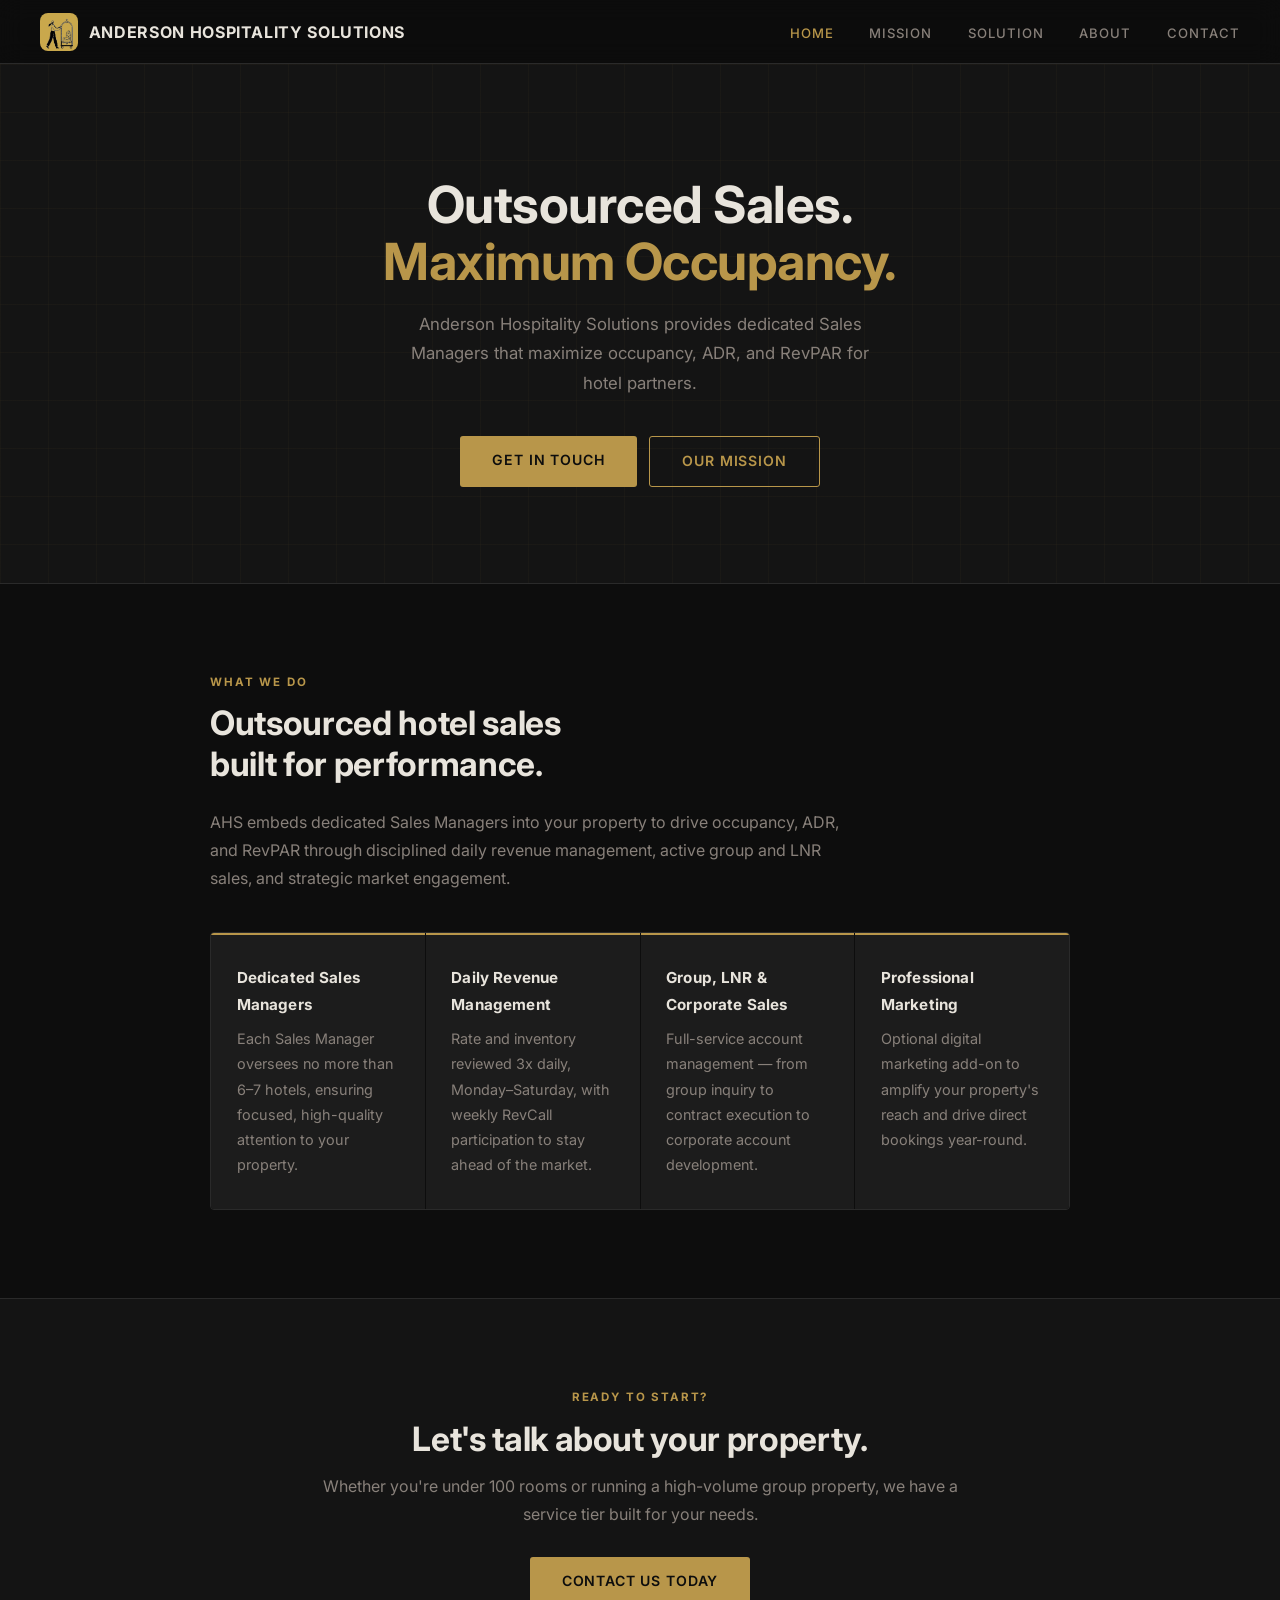
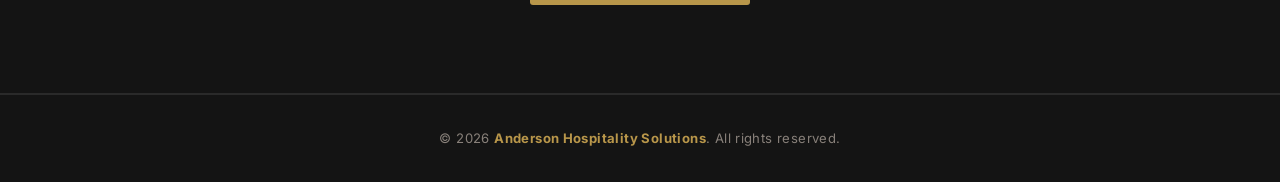
<file: index.html>
<!DOCTYPE html>
<html lang="en">
<head>
  <meta charset="UTF-8" />
  <meta name="viewport" content="width=device-width, initial-scale=1.0" />
  <title>Anderson Hospitality Solutions — Hotel Sales</title>
  <link rel="preconnect" href="https://fonts.googleapis.com" />
  <link rel="preconnect" href="https://fonts.gstatic.com" crossorigin />
  <link href="https://fonts.googleapis.com/css2?family=Inter:wght@400;500;600;700&display=swap" rel="stylesheet" />
  <link rel="stylesheet" href="style.css" />
</head>
<body>

  <nav>
    <a href="index.html" class="nav-brand">
      <img src="ahs-logo-gold.png" alt="AHS" style="height:38px;width:auto;border-radius:8px;" /> Anderson Hospitality Solutions
    </a>
    <ul class="nav-links">
      <li><a href="index.html" class="active">Home</a></li>
      <li><a href="mission.html">Mission</a></li>
      <li><a href="solution.html">Solution</a></li><li><a href="about.html">About</a></li>
      <li><a href="contact.html">Contact</a></li>
    </ul>
  </nav>

  <!-- Hero -->
  <section class="hero">
    <h1>Outsourced Sales.<br /><em>Maximum Occupancy.</em></h1>
    <p>Anderson Hospitality Solutions provides dedicated Sales Managers that maximize occupancy, ADR, and RevPAR for hotel partners.</p>
    <div style="display:flex;flex-wrap:wrap;gap:.75rem;justify-content:center;">
      <a href="contact.html" class="btn btn-gold">Get in Touch</a>
      <a href="mission.html" class="btn btn-outline">Our Mission</a>
    </div>
  </section>

  <!-- Value props -->
  <section class="section">
    <div class="container">
      <div class="section-label">What We Do</div>
      <h2>Outsourced hotel sales<br />built for performance.</h2>
      <p>AHS embeds dedicated Sales Managers into your property to drive occupancy, ADR, and RevPAR through disciplined daily revenue management, active group and LNR sales, and strategic market engagement.</p>

      <div class="pillars">
        <div class="pillar">
          <h3>Dedicated Sales Managers</h3>
          <p>Each Sales Manager oversees no more than 6–7 hotels, ensuring focused, high-quality attention to your property.</p>
        </div>
        <div class="pillar">
          <h3>Daily Revenue Management</h3>
          <p>Rate and inventory reviewed 3x daily, Monday–Saturday, with weekly RevCall participation to stay ahead of the market.</p>
        </div>
        <div class="pillar">
          <h3>Group, LNR &amp; Corporate Sales</h3>
          <p>Full-service account management — from group inquiry to contract execution to corporate account development.</p>
        </div>
        <div class="pillar">
          <h3>Professional Marketing</h3>
          <p>Optional digital marketing add-on to amplify your property's reach and drive direct bookings year-round.</p>
        </div>
      </div>
    </div>
  </section>

  <!-- CTA strip -->
  <section class="section section-alt">
    <div class="container" style="text-align:center;">
      <div class="section-label">Ready to start?</div>
      <h2 style="margin-bottom:.8rem;">Let's talk about your property.</h2>
      <p style="margin:0 auto 1.8rem;">Whether you're under 100 rooms or running a high-volume group property, we have a service tier built for your needs.</p>
      <a href="contact.html" class="btn btn-gold">Contact Us Today</a>
    </div>
  </section>

  <footer>
    <p>&copy; 2026 <strong>Anderson Hospitality Solutions</strong>. All rights reserved.</p>
  </footer>

</body>
</html>
</file>
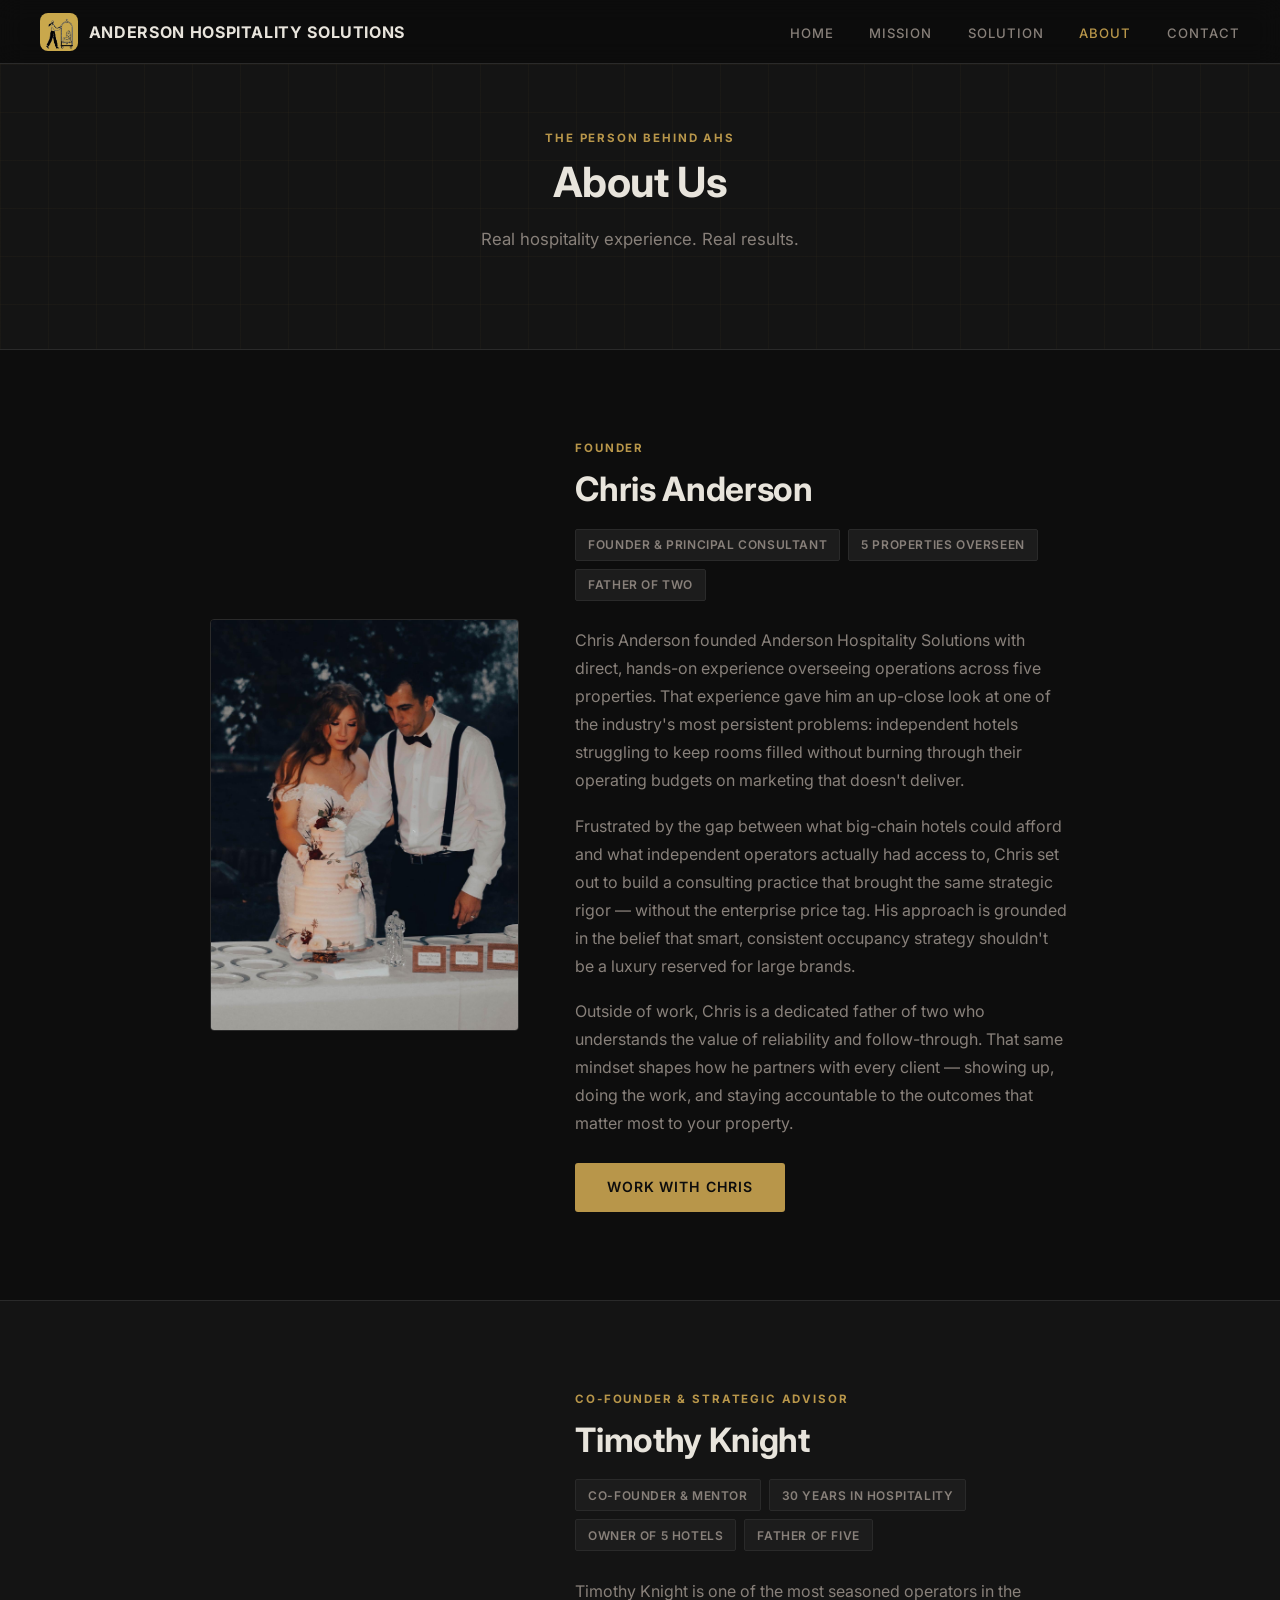
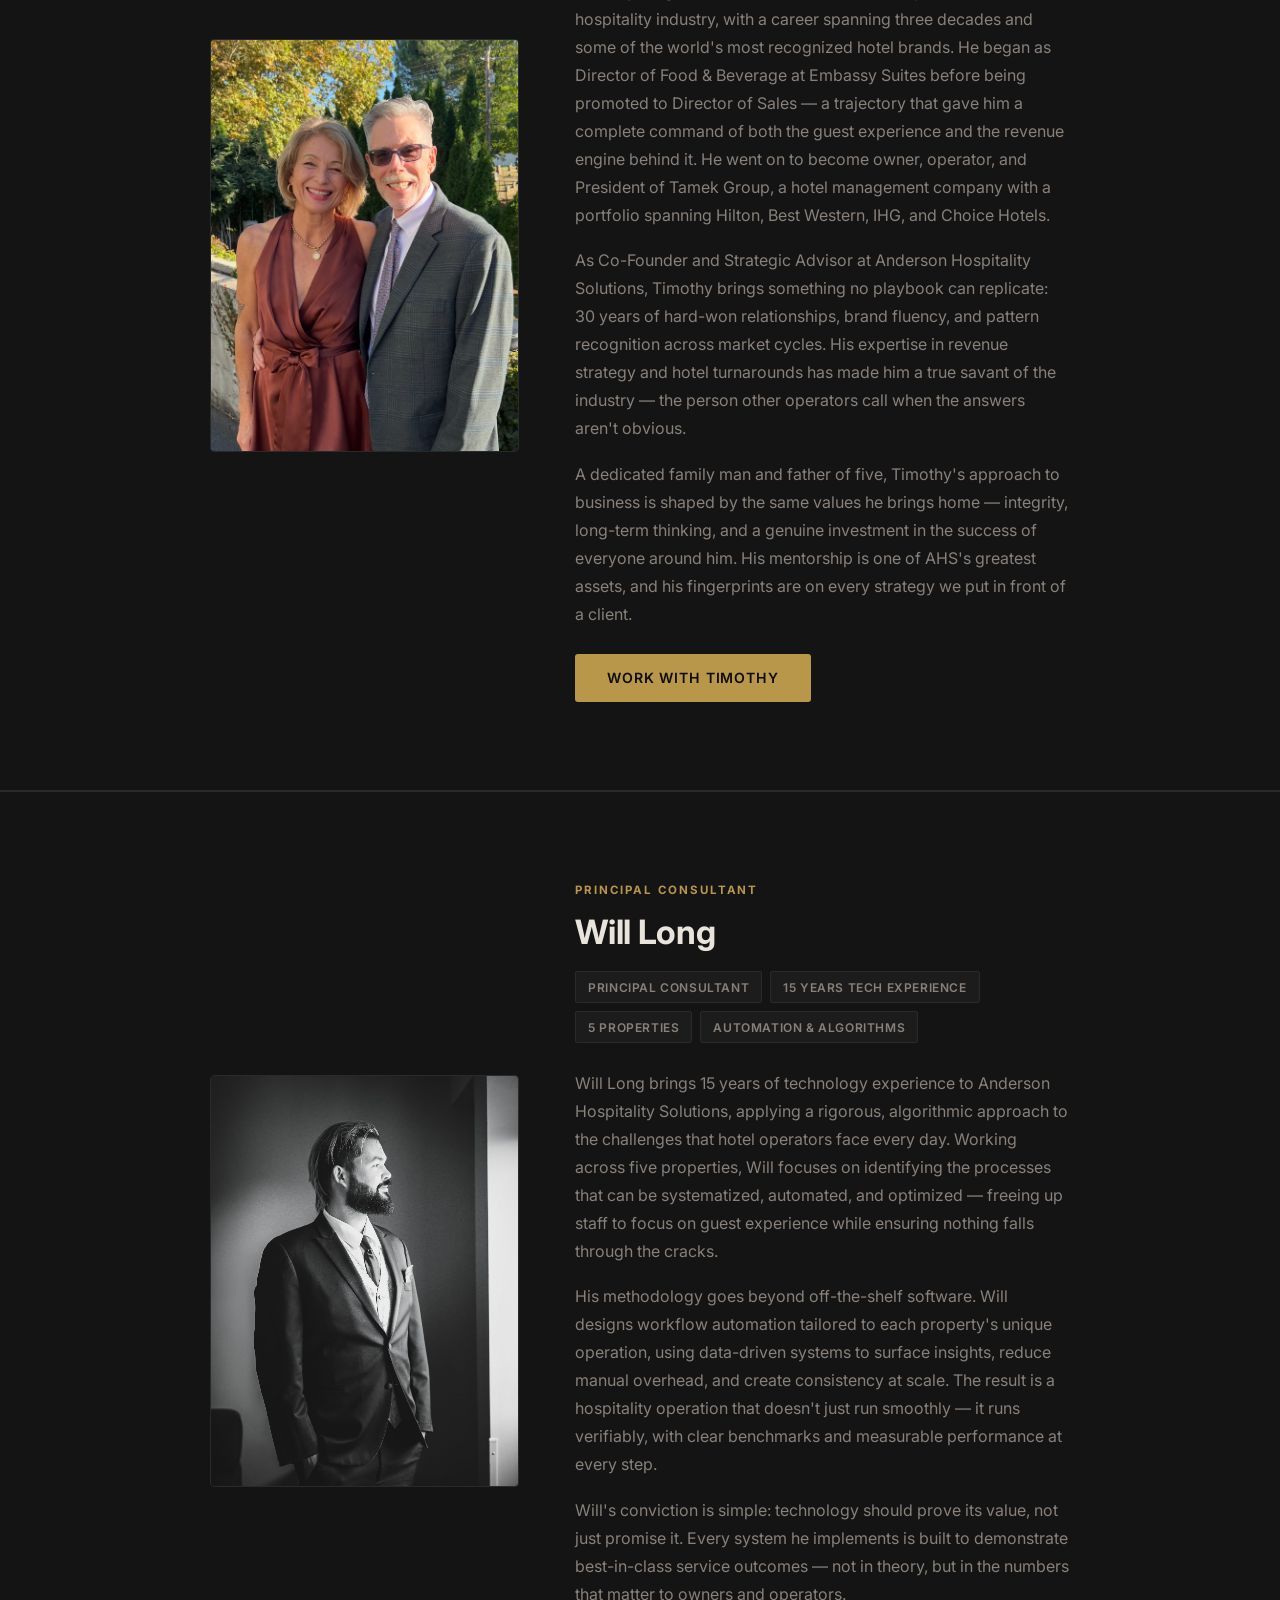
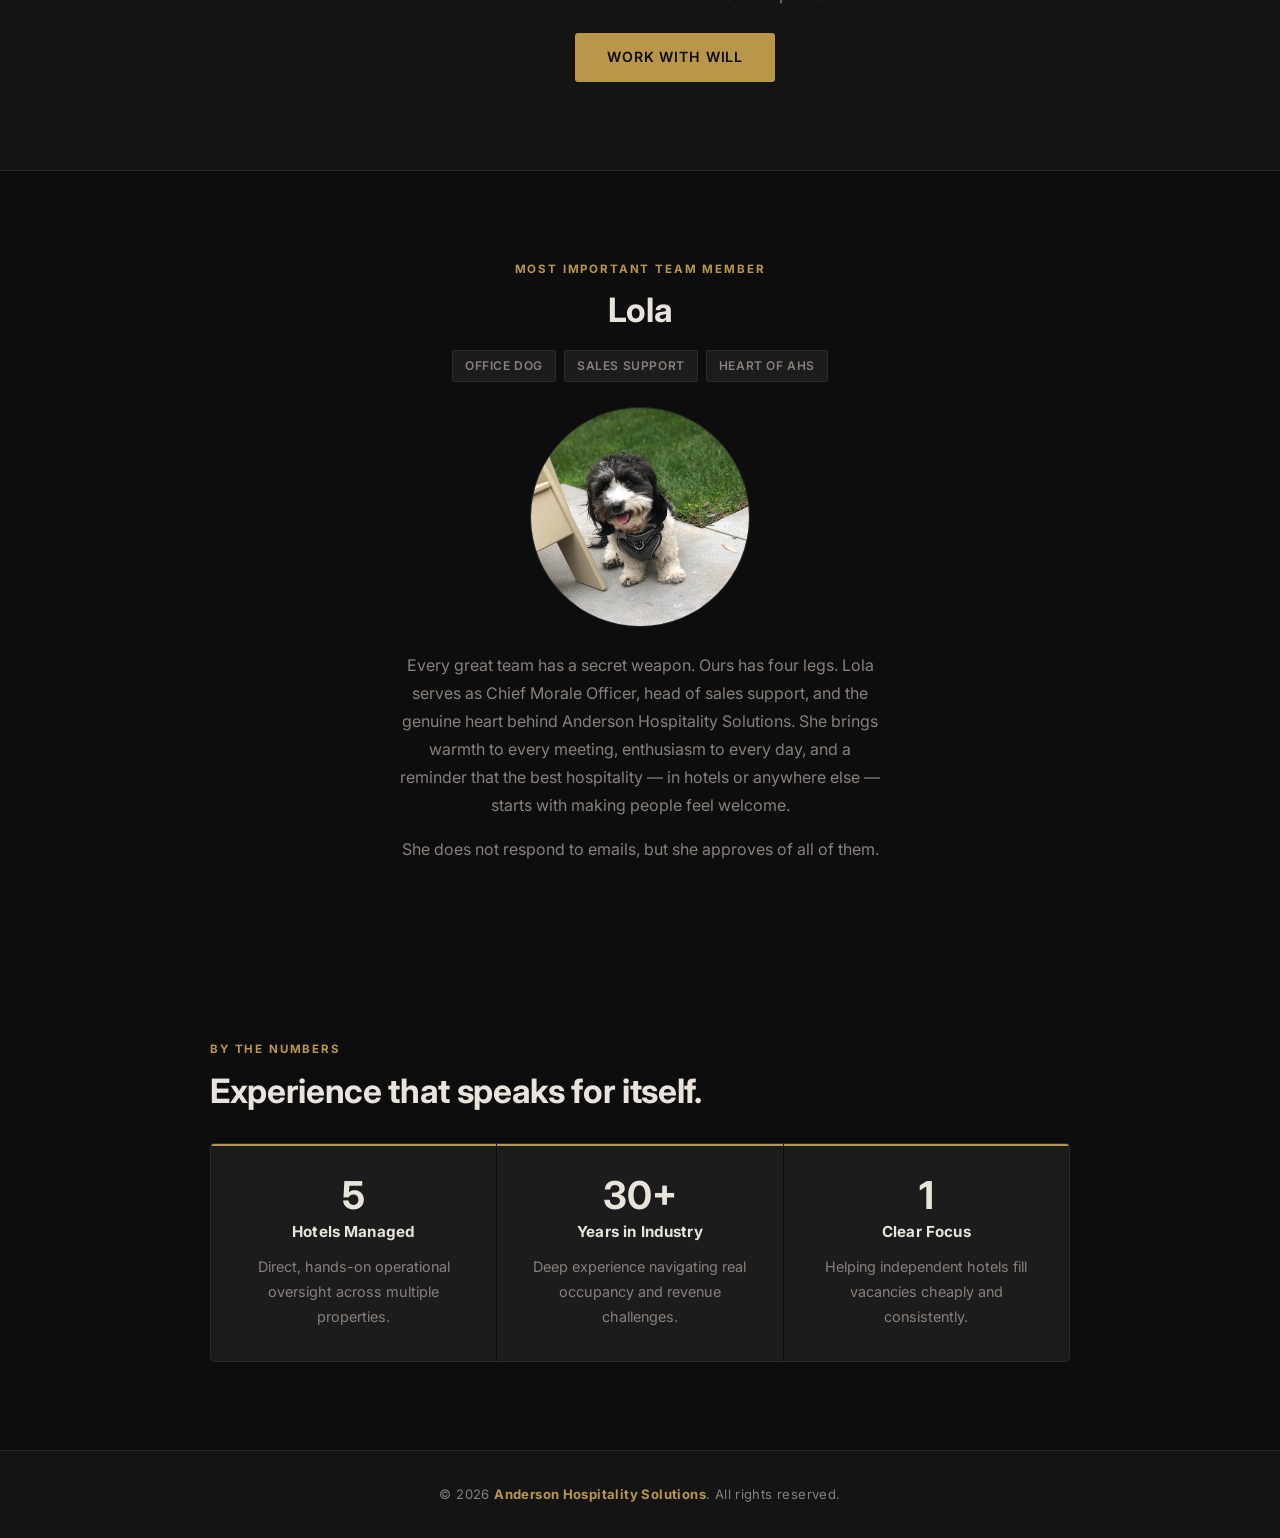
<file: about.html>
<!DOCTYPE html>
<html lang="en">
<head>
  <meta charset="UTF-8" />
  <meta name="viewport" content="width=device-width, initial-scale=1.0" />
  <title>About Us — Anderson Hospitality Solutions</title>
  <link rel="preconnect" href="https://fonts.googleapis.com" />
  <link rel="preconnect" href="https://fonts.gstatic.com" crossorigin />
  <link href="https://fonts.googleapis.com/css2?family=Inter:wght@400;500;600;700&display=swap" rel="stylesheet" />
  <link rel="stylesheet" href="style.css" />
</head>
<body>

  <nav>
    <a href="index.html" class="nav-brand">
      <img src="ahs-logo-gold.png" alt="AHS" style="height:38px;width:auto;border-radius:8px;" /> Anderson Hospitality Solutions
    </a>
    <ul class="nav-links">
      <li><a href="index.html">Home</a></li>
      <li><a href="mission.html">Mission</a></li>
      <li><a href="solution.html">Solution</a></li>
      <li><a href="about.html" class="active">About</a></li>
      <li><a href="contact.html">Contact</a></li>
    </ul>
  </nav>

  <!-- Page hero -->
  <section class="hero" style="padding: 4rem 2rem 3.5rem;">
    <div class="section-label" style="color: var(--gold);">The Person Behind AHS</div>
    <h1 style="font-size: clamp(1.8rem, 4vw, 2.6rem);">About Us</h1>
    <p>Real hospitality experience. Real results.</p>
  </section>

  <!-- Bio section -->
  <section class="section">
    <div class="container">
      <div class="about-grid">

        <img src="chris-anderson.jpg" alt="Chris Anderson" style="width:100%;aspect-ratio:3/4;object-fit:cover;object-position:center top;border-radius:4px;border:1px solid var(--border);" />

        <div>
          <div class="section-label">Founder</div>
          <h2 style="margin-bottom:.5rem;">Chris Anderson</h2>

          <div class="about-meta">
            <span class="tag">Founder &amp; Principal Consultant</span>
<span class="tag">5 Properties Overseen</span>
            <span class="tag">Father of Two</span>
          </div>

          <p>
            Chris Anderson founded Anderson Hospitality Solutions with direct, hands-on experience overseeing operations across five properties. That experience gave him an up-close look at one of the industry's most persistent problems: independent hotels struggling to keep rooms filled without burning through their operating budgets on marketing that doesn't deliver.
          </p>
          <p>
            Frustrated by the gap between what big-chain hotels could afford and what independent operators actually had access to, Chris set out to build a consulting practice that brought the same strategic rigor — without the enterprise price tag. His approach is grounded in the belief that smart, consistent occupancy strategy shouldn't be a luxury reserved for large brands.
          </p>
          <p>
            Outside of work, Chris is a dedicated father of two who understands the value of reliability and follow-through. That same mindset shapes how he partners with every client — showing up, doing the work, and staying accountable to the outcomes that matter most to your property.
          </p>

          <a href="contact.html" class="btn btn-gold" style="margin-top:.5rem;">Work With Chris</a>
        </div>

      </div>
    </div>
  </section>

  <!-- Timothy Knight -->
  <section class="section section-alt">
    <div class="container">
      <div class="about-grid">

        <img src="timothy-knight.png" alt="Timothy Knight" style="width:100%;aspect-ratio:3/4;object-fit:cover;object-position:center 40%;border-radius:4px;border:1px solid var(--border);" />

        <div>
          <div class="section-label">Co-Founder &amp; Strategic Advisor</div>
          <h2 style="margin-bottom:.5rem;">Timothy Knight</h2>

          <div class="about-meta">
            <span class="tag">Co-Founder &amp; Mentor</span>
            <span class="tag">30 Years in Hospitality</span>
            <span class="tag">Owner of 5 Hotels</span>
            <span class="tag">Father of Five</span>
          </div>

          <p>
            Timothy Knight is one of the most seasoned operators in the hospitality industry, with a career spanning three decades and some of the world's most recognized hotel brands. He began as Director of Food &amp; Beverage at Embassy Suites before being promoted to Director of Sales — a trajectory that gave him a complete command of both the guest experience and the revenue engine behind it. He went on to become owner, operator, and President of Tamek Group, a hotel management company with a portfolio spanning Hilton, Best Western, IHG, and Choice Hotels.
          </p>
          <p>
            As Co-Founder and Strategic Advisor at Anderson Hospitality Solutions, Timothy brings something no playbook can replicate: 30 years of hard-won relationships, brand fluency, and pattern recognition across market cycles. His expertise in revenue strategy and hotel turnarounds has made him a true savant of the industry — the person other operators call when the answers aren't obvious.
          </p>
          <p>
            A dedicated family man and father of five, Timothy's approach to business is shaped by the same values he brings home — integrity, long-term thinking, and a genuine investment in the success of everyone around him. His mentorship is one of AHS's greatest assets, and his fingerprints are on every strategy we put in front of a client.
          </p>

          <a href="contact.html" class="btn btn-gold" style="margin-top:.5rem;">Work With Timothy</a>
        </div>

      </div>
    </div>
  </section>

  <!-- Will Long -->
  <section class="section section-alt">
    <div class="container">
      <div class="about-grid">

        <img src="will-long.jpg" alt="Will Long" style="width:100%;aspect-ratio:3/4;object-fit:cover;object-position:center 40%;border-radius:4px;border:1px solid var(--border);" />

        <div>
          <div class="section-label">Principal Consultant</div>
          <h2 style="margin-bottom:.5rem;">Will Long</h2>

          <div class="about-meta">
            <span class="tag">Principal Consultant</span>
            <span class="tag">15 Years Tech Experience</span>
            <span class="tag">5 Properties</span>
            <span class="tag">Automation & Algorithms</span>
          </div>

          <p>
            Will Long brings 15 years of technology experience to Anderson Hospitality Solutions, applying a rigorous, algorithmic approach to the challenges that hotel operators face every day. Working across five properties, Will focuses on identifying the processes that can be systematized, automated, and optimized — freeing up staff to focus on guest experience while ensuring nothing falls through the cracks.
          </p>
          <p>
            His methodology goes beyond off-the-shelf software. Will designs workflow automation tailored to each property's unique operation, using data-driven systems to surface insights, reduce manual overhead, and create consistency at scale. The result is a hospitality operation that doesn't just run smoothly — it runs verifiably, with clear benchmarks and measurable performance at every step.
          </p>
          <p>
            Will's conviction is simple: technology should prove its value, not just promise it. Every system he implements is built to demonstrate best-in-class service outcomes — not in theory, but in the numbers that matter to owners and operators.
          </p>

          <a href="contact.html" class="btn btn-gold" style="margin-top:.5rem;">Work With Will</a>
        </div>

      </div>
    </div>
  </section>

  <!-- Lola -->
  <section class="section">
    <div class="container">
      <div style="text-align:center; max-width:560px; margin:0 auto;">
        <div class="section-label">Most Important Team Member</div>
        <h2 style="margin-bottom:.5rem;">Lola</h2>
        <div class="about-meta" style="justify-content:center;">
          <span class="tag">Office Dog</span>
          <span class="tag">Sales Support</span>
          <span class="tag">Heart of AHS</span>
        </div>
        <img src="lola.jpg" alt="Lola" style="width:220px;height:220px;border-radius:50%;object-fit:cover;object-position:center;border:1px solid var(--border);margin:1.5rem auto;display:block;" />
        <p style="max-width:480px; margin:0 auto 1rem;">
          Every great team has a secret weapon. Ours has four legs. Lola serves as Chief Morale Officer, head of sales support, and the genuine heart behind Anderson Hospitality Solutions. She brings warmth to every meeting, enthusiasm to every day, and a reminder that the best hospitality — in hotels or anywhere else — starts with making people feel welcome.
        </p>
        <p style="max-width:480px; margin:0 auto;">
          She does not respond to emails, but she approves of all of them.
        </p>
      </div>
    </div>
  </section>

  <!-- By the numbers -->
  <section class="section">
    <div class="container">
      <div class="section-label">By the Numbers</div>
      <h2>Experience that speaks for itself.</h2>
      <div class="pillars" style="margin-top:2rem;">
        <div class="pillar" style="text-align:center;">
          <div style="font-size:2.4rem;font-weight:700;color:var(--navy);line-height:1;">5</div>
          <h3 style="margin-top:.3rem;">Hotels Managed</h3>
          <p>Direct, hands-on operational oversight across multiple properties.</p>
        </div>
        <div class="pillar" style="text-align:center;">
          <div style="font-size:2.4rem;font-weight:700;color:var(--navy);line-height:1;">30+</div>
          <h3 style="margin-top:.3rem;">Years in Industry</h3>
          <p>Deep experience navigating real occupancy and revenue challenges.</p>
        </div>
        <div class="pillar" style="text-align:center;">
          <div style="font-size:2.4rem;font-weight:700;color:var(--navy);line-height:1;">1</div>
          <h3 style="margin-top:.3rem;">Clear Focus</h3>
          <p>Helping independent hotels fill vacancies cheaply and consistently.</p>
        </div>
      </div>
    </div>
  </section>

  <footer>
    <p>&copy; 2026 <strong>Anderson Hospitality Solutions</strong>. All rights reserved.</p>
  </footer>

</body>
</html>
</file>
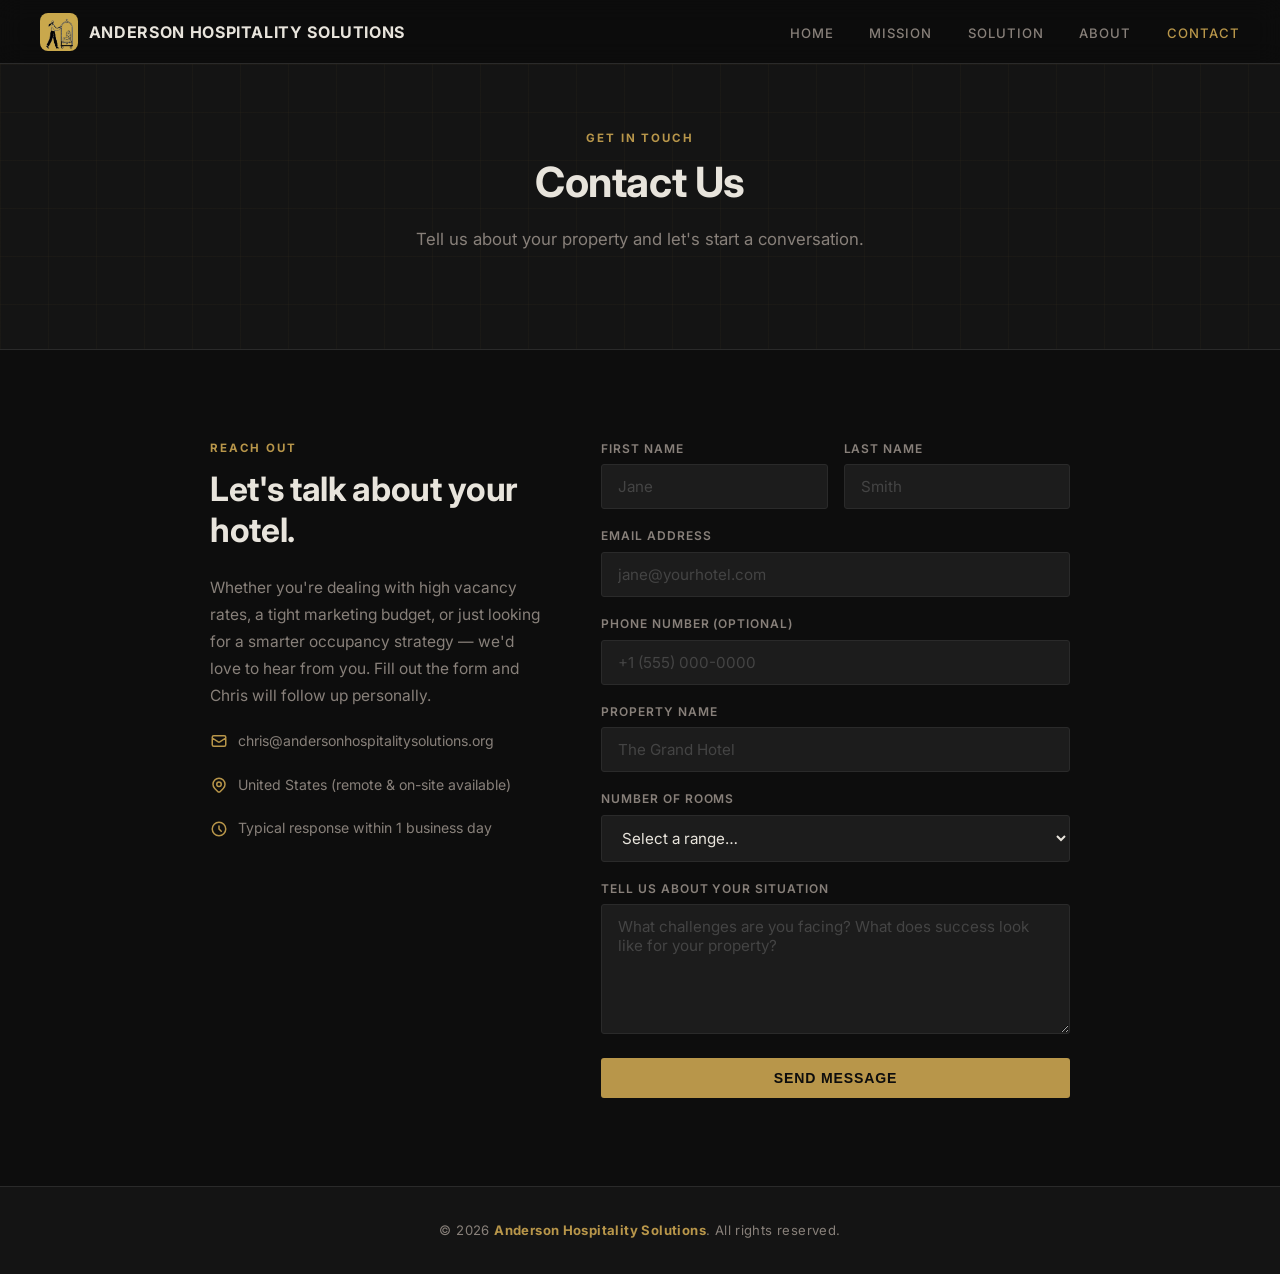
<file: contact.html>
<!DOCTYPE html>
<html lang="en">
<head>
  <meta charset="UTF-8" />
  <meta name="viewport" content="width=device-width, initial-scale=1.0" />
  <title>Contact — Anderson Hospitality Solutions</title>
  <link rel="preconnect" href="https://fonts.googleapis.com" />
  <link rel="preconnect" href="https://fonts.gstatic.com" crossorigin />
  <link href="https://fonts.googleapis.com/css2?family=Inter:wght@400;500;600;700&display=swap" rel="stylesheet" />
  <link rel="stylesheet" href="style.css" />
</head>
<body>

  <nav>
    <a href="index.html" class="nav-brand">
      <img src="ahs-logo-gold.png" alt="AHS" style="height:38px;width:auto;border-radius:8px;" /> Anderson Hospitality Solutions
    </a>
    <ul class="nav-links">
      <li><a href="index.html">Home</a></li>
      <li><a href="mission.html">Mission</a></li>
      <li><a href="solution.html">Solution</a></li><li><a href="about.html">About</a></li>
      <li><a href="contact.html" class="active">Contact</a></li>
    </ul>
  </nav>

  <!-- Page hero -->
  <section class="hero" style="padding: 4rem 2rem 3.5rem;">
    <div class="section-label" style="color: var(--gold);">Get In Touch</div>
    <h1 style="font-size: clamp(1.8rem, 4vw, 2.6rem);">Contact Us</h1>
    <p>Tell us about your property and let's start a conversation.</p>
  </section>

  <!-- Contact body -->
  <section class="section">
    <div class="container">
      <div class="contact-wrap">

        <!-- Left: info -->
        <div class="contact-info">
          <div class="section-label">Reach Out</div>
          <h2>Let's talk about your hotel.</h2>
          <p>
            Whether you're dealing with high vacancy rates, a tight marketing budget, or just looking for a smarter occupancy strategy — we'd love to hear from you. Fill out the form and Chris will follow up personally.
          </p>

          <div class="contact-detail">
            <svg xmlns="http://www.w3.org/2000/svg" width="18" height="18" fill="none" viewBox="0 0 24 24" stroke="currentColor" stroke-width="2">
              <path stroke-linecap="round" stroke-linejoin="round" d="M3 8l7.89 5.26a2 2 0 002.22 0L21 8M5 19h14a2 2 0 002-2V7a2 2 0 00-2-2H5a2 2 0 00-2 2v10a2 2 0 002 2z"/>
            </svg>
            chris@andersonhospitalitysolutions.org
          </div>

          <div class="contact-detail">
            <svg xmlns="http://www.w3.org/2000/svg" width="18" height="18" fill="none" viewBox="0 0 24 24" stroke="currentColor" stroke-width="2">
              <path stroke-linecap="round" stroke-linejoin="round" d="M17.657 16.657L13.414 20.9a1.998 1.998 0 01-2.827 0l-4.244-4.243a8 8 0 1111.314 0z"/>
              <path stroke-linecap="round" stroke-linejoin="round" d="M15 11a3 3 0 11-6 0 3 3 0 016 0z"/>
            </svg>
            United States (remote &amp; on-site available)
          </div>

          <div class="contact-detail">
            <svg xmlns="http://www.w3.org/2000/svg" width="18" height="18" fill="none" viewBox="0 0 24 24" stroke="currentColor" stroke-width="2">
              <path stroke-linecap="round" stroke-linejoin="round" d="M12 8v4l3 3m6-3a9 9 0 11-18 0 9 9 0 0118 0z"/>
            </svg>
            Typical response within 1 business day
          </div>
        </div>

        <!-- Right: form -->
        <div>
          <!--
            SETUP REQUIRED: Replace "xgoblaoy" below with your Formspree form ID.
            Steps:
              1. Go to https://formspree.io and sign up (free).
              2. Create a new form and set the email to drmrlong@gmail.com.
              3. Copy the form ID (looks like "xpwzabcd") and paste it in the action URL below.
                 e.g. action="https://formspree.io/f/xpwzabcd"
          -->
          <form
            id="contact-form"
            action="https://formspree.io/f/xgoblaoy"
            method="POST"
          >
            <!-- Redirect back to this page after submit -->
            <input type="hidden" name="_next" value="contact.html?success=true" />

            <div class="form-row">
              <div>
                <label for="first_name">First Name</label>
                <input type="text" id="first_name" name="first_name" placeholder="Jane" required />
              </div>
              <div>
                <label for="last_name">Last Name</label>
                <input type="text" id="last_name" name="last_name" placeholder="Smith" required />
              </div>
            </div>

            <div>
              <label for="email">Email Address</label>
              <input type="email" id="email" name="email" placeholder="jane@yourhotel.com" required />
            </div>

            <div>
              <label for="phone">Phone Number (optional)</label>
              <input type="tel" id="phone" name="phone" placeholder="+1 (555) 000-0000" />
            </div>

            <div>
              <label for="property">Property Name</label>
              <input type="text" id="property" name="property" placeholder="The Grand Hotel" required />
            </div>

            <div>
              <label for="rooms">Number of Rooms</label>
              <select id="rooms" name="rooms">
                <option value="">Select a range…</option>
                <option>1–25 rooms</option>
                <option>26–50 rooms</option>
                <option>51–100 rooms</option>
                <option>101–200 rooms</option>
                <option>200+ rooms</option>
              </select>
            </div>

            <div>
              <label for="message">Tell us about your situation</label>
              <textarea id="message" name="message" placeholder="What challenges are you facing? What does success look like for your property?" required></textarea>
            </div>

            <button type="submit" class="btn btn-gold" style="width:100%;justify-content:center;">Send Message</button>
          </form>

          <div class="form-success" id="form-success">
            Thanks for reaching out! Chris will be in touch within one business day.
          </div>
        </div>

      </div>
    </div>
  </section>

  <footer>
    <p>&copy; 2026 <strong>Anderson Hospitality Solutions</strong>. All rights reserved.</p>
  </footer>

  <script>
    // Show success message if redirected back after Formspree submit
    if (window.location.search.includes('success=true')) {
      document.getElementById('contact-form').style.display = 'none';
      const msg = document.getElementById('form-success');
      msg.style.display = 'block';
    }
  </script>

</body>
</html>
</file>
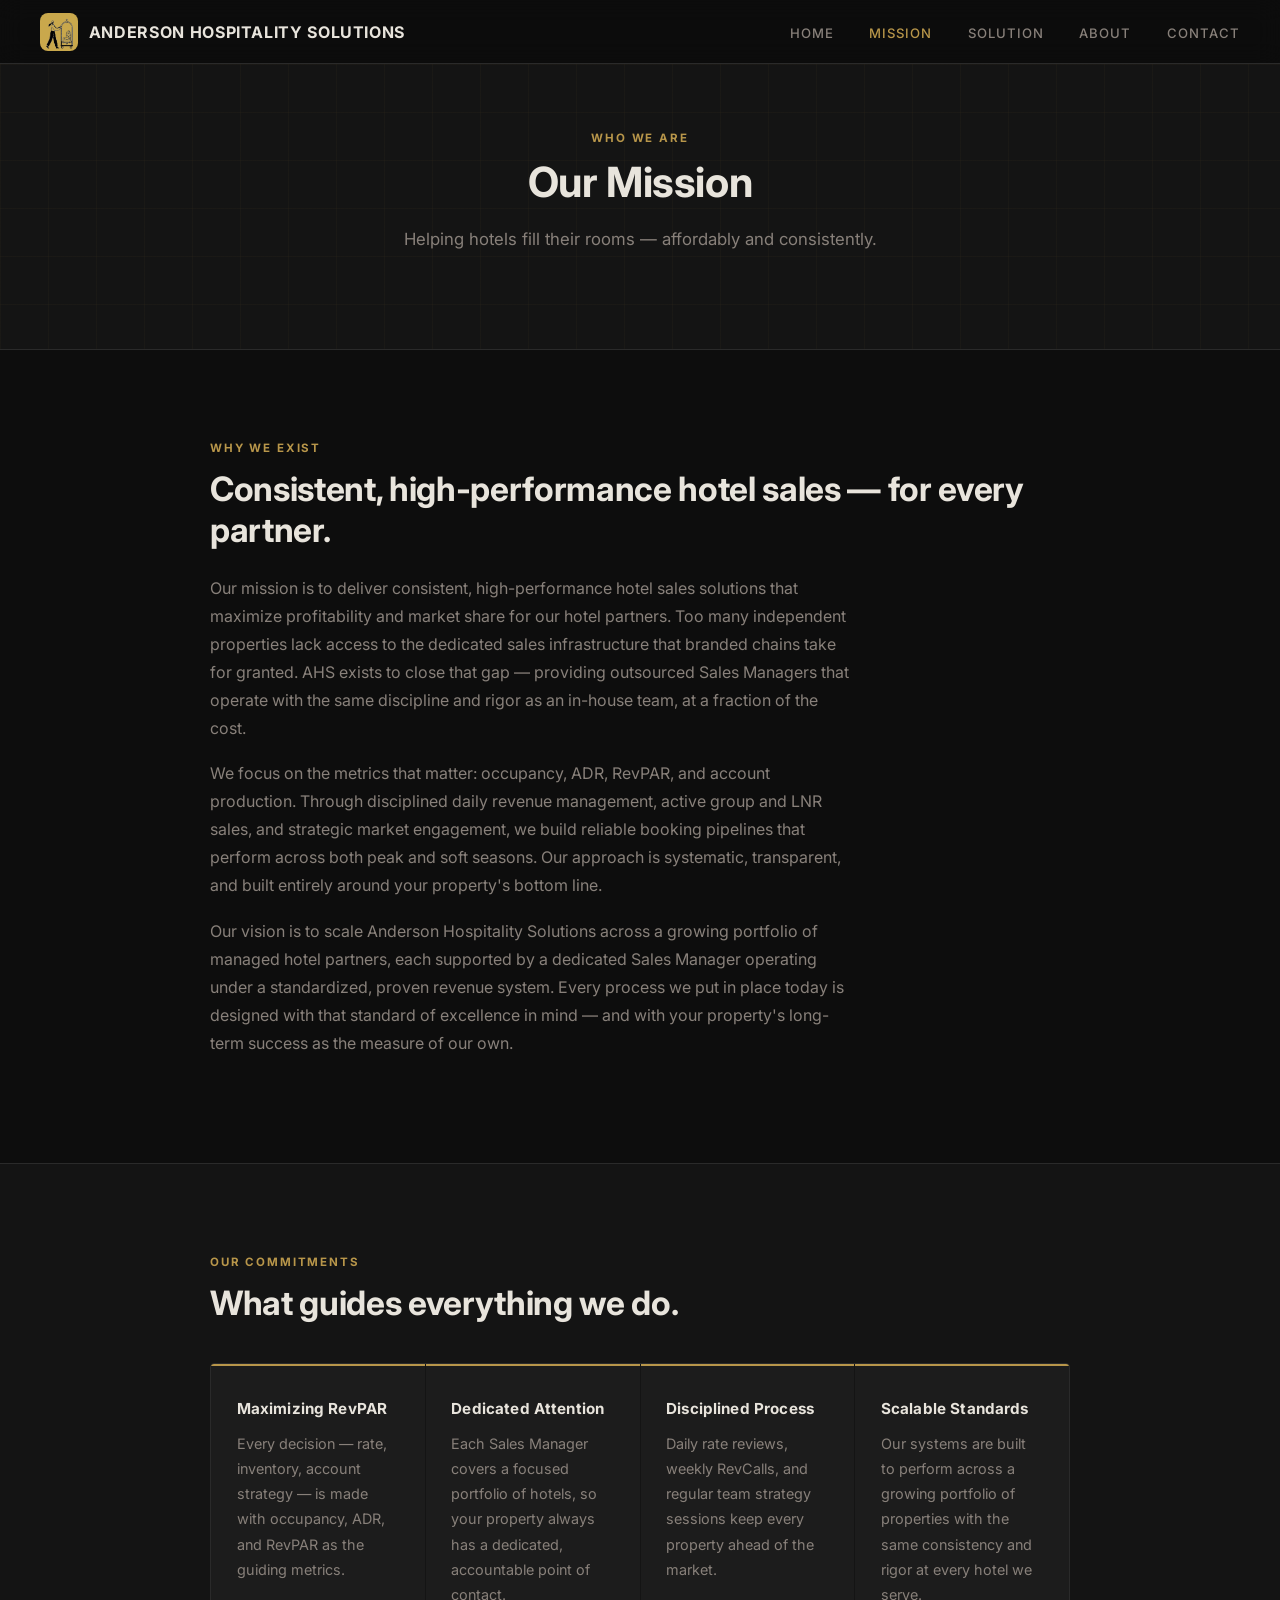
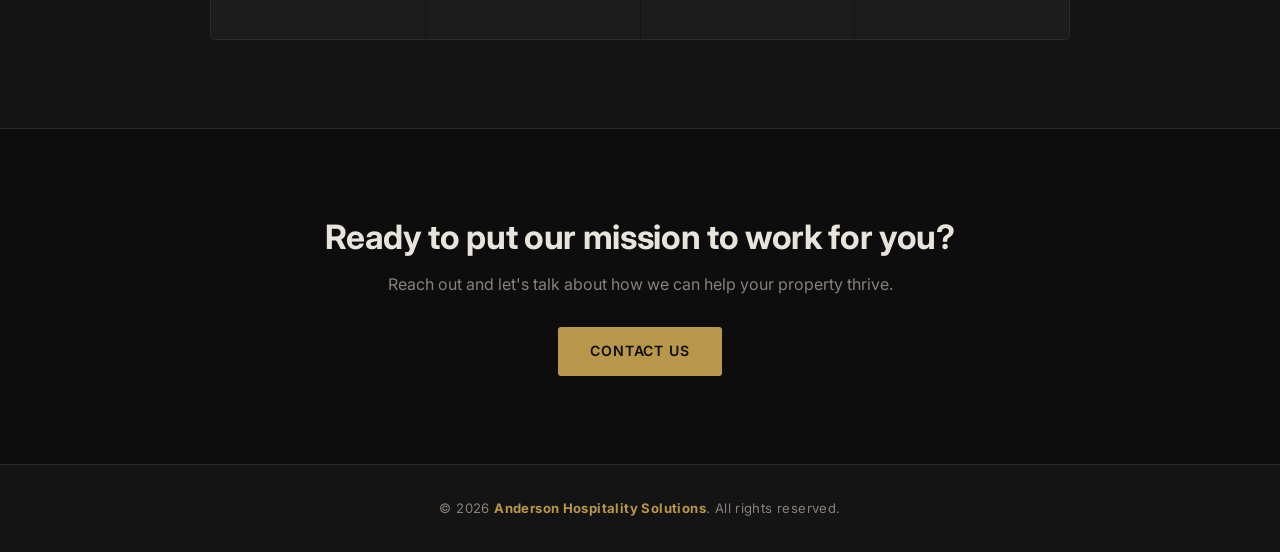
<file: mission.html>
<!DOCTYPE html>
<html lang="en">
<head>
  <meta charset="UTF-8" />
  <meta name="viewport" content="width=device-width, initial-scale=1.0" />
  <title>Our Mission — Anderson Hospitality Solutions</title>
  <link rel="preconnect" href="https://fonts.googleapis.com" />
  <link rel="preconnect" href="https://fonts.gstatic.com" crossorigin />
  <link href="https://fonts.googleapis.com/css2?family=Inter:wght@400;500;600;700&display=swap" rel="stylesheet" />
  <link rel="stylesheet" href="style.css" />
</head>
<body>

  <nav>
    <a href="index.html" class="nav-brand">
      <img src="ahs-logo-gold.png" alt="AHS" style="height:38px;width:auto;border-radius:8px;" /> Anderson Hospitality Solutions
    </a>
    <ul class="nav-links">
      <li><a href="index.html">Home</a></li>
      <li><a href="mission.html" class="active">Mission</a></li>
      <li><a href="solution.html">Solution</a></li><li><a href="about.html">About</a></li>
      <li><a href="contact.html">Contact</a></li>
    </ul>
  </nav>

  <!-- Page hero -->
  <section class="hero" style="padding: 4rem 2rem 3.5rem;">
    <div class="section-label" style="color: var(--gold);">Who We Are</div>
    <h1 style="font-size: clamp(1.8rem, 4vw, 2.6rem);">Our Mission</h1>
    <p>Helping hotels fill their rooms — affordably and consistently.</p>
  </section>

  <!-- Mission body -->
  <section class="section">
    <div class="container">
      <div class="section-label">Why We Exist</div>
      <h2>Consistent, high-performance hotel sales — for every partner.</h2>

      <p>
        Our mission is to deliver consistent, high-performance hotel sales solutions that maximize profitability and market share for our hotel partners. Too many independent properties lack access to the dedicated sales infrastructure that branded chains take for granted. AHS exists to close that gap — providing outsourced Sales Managers that operate with the same discipline and rigor as an in-house team, at a fraction of the cost.
      </p>
      <p>
        We focus on the metrics that matter: occupancy, ADR, RevPAR, and account production. Through disciplined daily revenue management, active group and LNR sales, and strategic market engagement, we build reliable booking pipelines that perform across both peak and soft seasons. Our approach is systematic, transparent, and built entirely around your property's bottom line.
      </p>
      <p>
        Our vision is to scale Anderson Hospitality Solutions across a growing portfolio of managed hotel partners, each supported by a dedicated Sales Manager operating under a standardized, proven revenue system. Every process we put in place today is designed with that standard of excellence in mind — and with your property's long-term success as the measure of our own.
      </p>
    </div>
  </section>

  <!-- Pillars -->
  <section class="section section-alt">
    <div class="container">
      <div class="section-label">Our Commitments</div>
      <h2>What guides everything we do.</h2>
      <div class="pillars">
        <div class="pillar">
          <h3>Maximizing RevPAR</h3>
          <p>Every decision — rate, inventory, account strategy — is made with occupancy, ADR, and RevPAR as the guiding metrics.</p>
        </div>
        <div class="pillar">
          <h3>Dedicated Attention</h3>
          <p>Each Sales Manager covers a focused portfolio of hotels, so your property always has a dedicated, accountable point of contact.</p>
        </div>
        <div class="pillar">
          <h3>Disciplined Process</h3>
          <p>Daily rate reviews, weekly RevCalls, and regular team strategy sessions keep every property ahead of the market.</p>
        </div>
        <div class="pillar">
          <h3>Scalable Standards</h3>
          <p>Our systems are built to perform across a growing portfolio of properties with the same consistency and rigor at every hotel we serve.</p>
        </div>
      </div>
    </div>
  </section>

  <!-- CTA -->
  <section class="section" style="text-align:center;">
    <div class="container">
      <h2 style="margin-bottom:.8rem;">Ready to put our mission to work for you?</h2>
      <p style="margin: 0 auto 1.8rem;">Reach out and let's talk about how we can help your property thrive.</p>
      <a href="contact.html" class="btn btn-gold">Contact Us</a>
    </div>
  </section>

  <footer>
    <p>&copy; 2026 <strong>Anderson Hospitality Solutions</strong>. All rights reserved.</p>
  </footer>

</body>
</html>
</file>
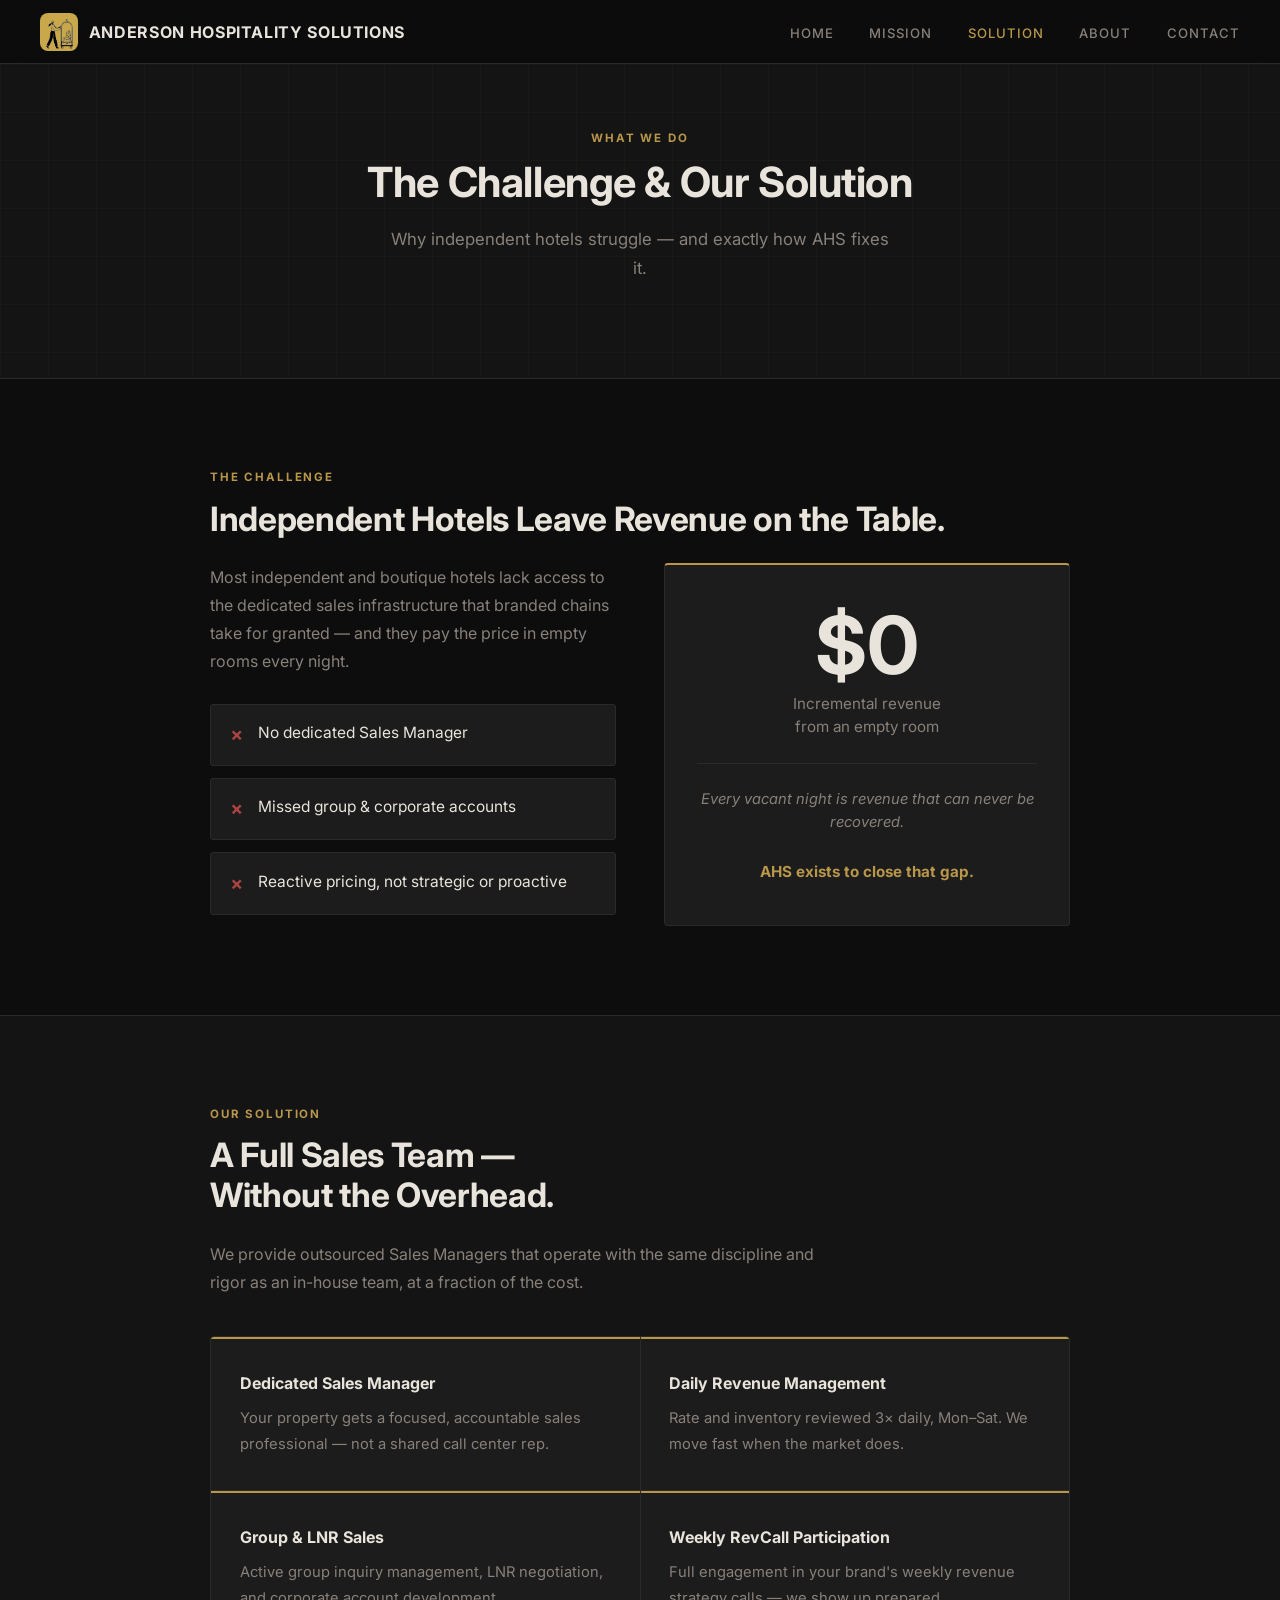
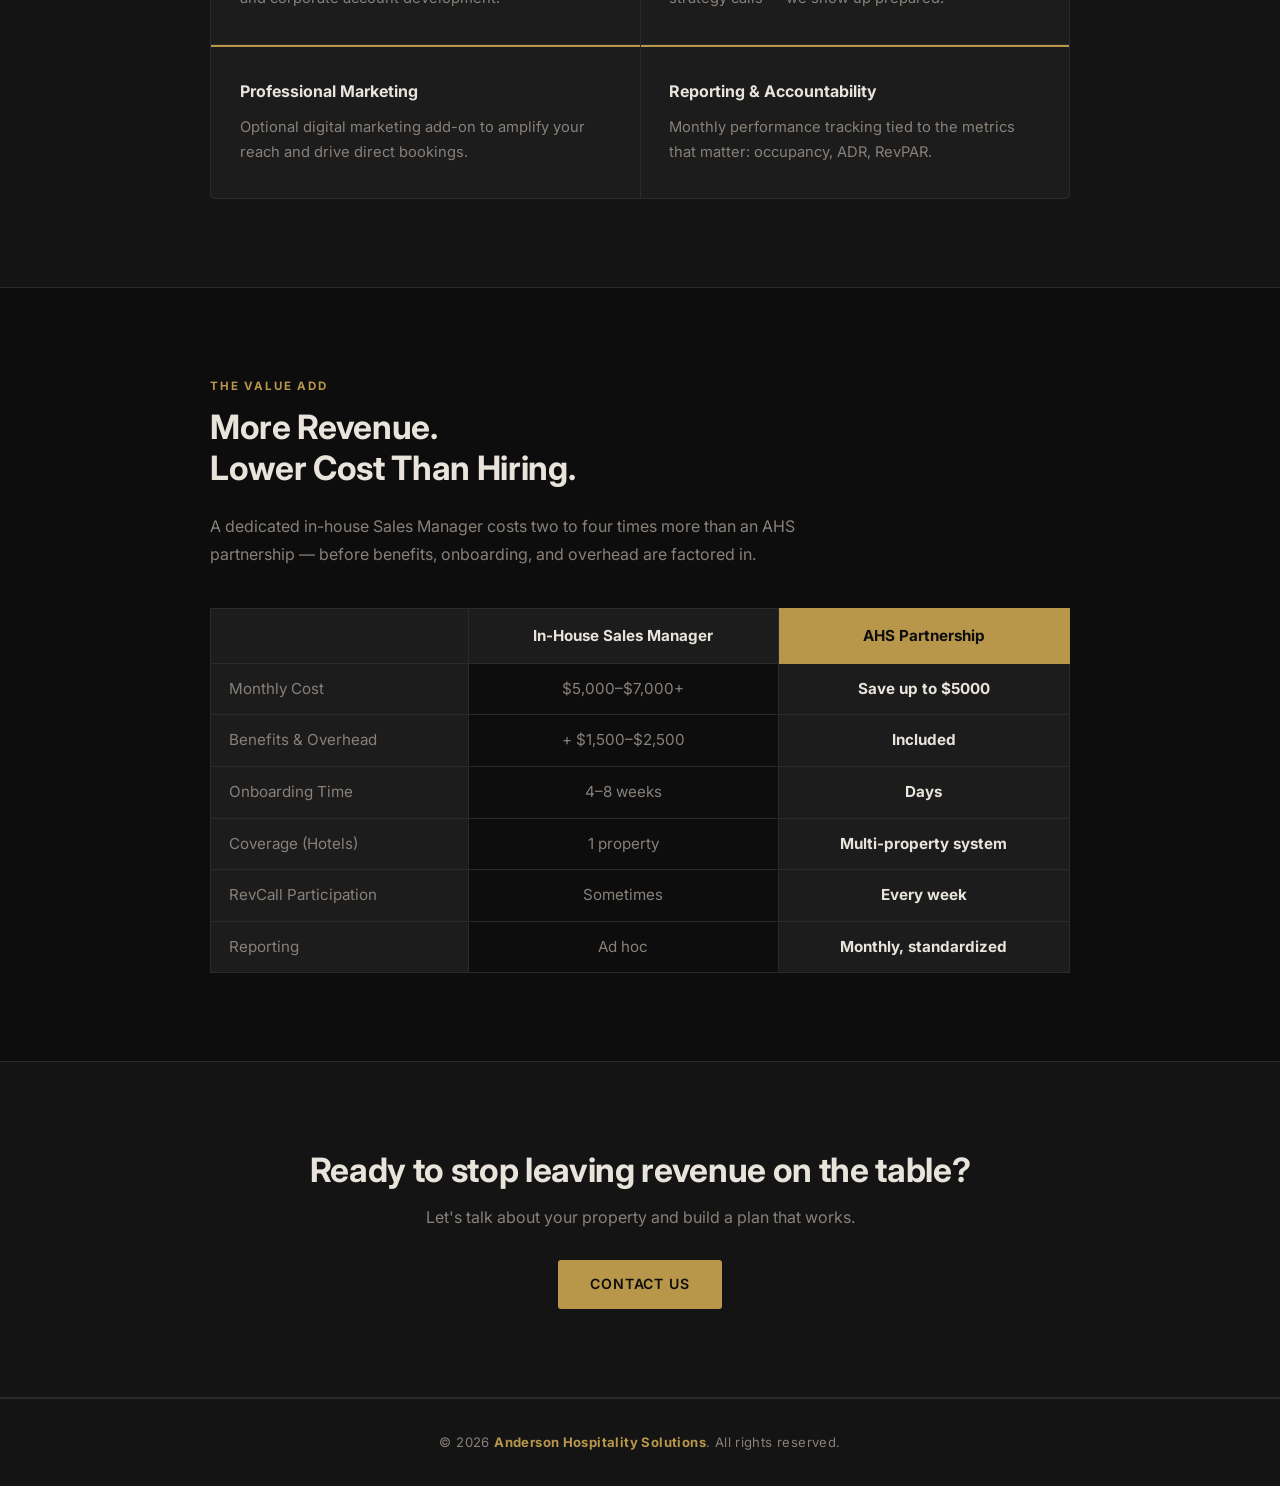
<file: solution.html>
<!DOCTYPE html>
<html lang="en">
<head>
  <meta charset="UTF-8" />
  <meta name="viewport" content="width=device-width, initial-scale=1.0" />
  <title>The Solution — Anderson Hospitality Solutions</title>
  <link rel="preconnect" href="https://fonts.googleapis.com" />
  <link rel="preconnect" href="https://fonts.gstatic.com" crossorigin />
  <link href="https://fonts.googleapis.com/css2?family=Inter:wght@400;500;600;700&display=swap" rel="stylesheet" />
  <link rel="stylesheet" href="style.css" />
  <style>
    .problem-grid {
      display: grid;
      grid-template-columns: 1fr 1fr;
      gap: 3rem;
      align-items: start;
    }
    @media (max-width: 680px) { .problem-grid { grid-template-columns: 1fr; } }

    .stat-box {
      background: var(--surface2);
      border: 1px solid var(--border);
      border-top: 2px solid var(--gold);
      padding: 2.5rem 2rem;
      border-radius: 4px;
      text-align: center;
    }
    .stat-number {
      font-size: 5rem;
      font-weight: 700;
      color: var(--text);
      line-height: 1;
      font-family: 'Inter', sans-serif;
    }
    .stat-label {
      color: var(--muted);
      font-size: .95rem;
      margin-top: .5rem;
      line-height: 1.5;
    }
    .stat-quote {
      margin-top: 1.5rem;
      padding-top: 1.5rem;
      border-top: 1px solid var(--border);
      color: var(--muted);
      font-size: .92rem;
      font-style: italic;
      line-height: 1.6;
    }
    .stat-cta {
      margin-top: 1.5rem;
      font-size: .95rem;
      font-weight: 700;
      color: var(--gold);
    }

    .problem-item {
      display: flex;
      align-items: flex-start;
      gap: .9rem;
      padding: .9rem 1.1rem;
      background: var(--surface2);
      border: 1px solid var(--border);
      border-radius: 3px;
      margin-bottom: .75rem;
    }
    .problem-x {
      color: #aa4444;
      font-size: 1.1rem;
      font-weight: 700;
      flex-shrink: 0;
      margin-top: .05rem;
    }
    .problem-item p {
      margin: 0;
      font-size: .97rem;
      color: var(--text);
      max-width: none;
    }

    .solution-grid {
      display: grid;
      grid-template-columns: 1fr 1fr;
      gap: 1px;
      background: var(--border);
      border: 1px solid var(--border);
      border-radius: 4px;
      overflow: hidden;
      margin-top: 2.5rem;
    }
    @media (max-width: 640px) { .solution-grid { grid-template-columns: 1fr; } }

    .solution-card {
      background: var(--surface2);
      padding: 2rem 1.8rem;
      position: relative;
    }
    .solution-card::before {
      content: '';
      position: absolute;
      top: 0; left: 0; right: 0;
      height: 2px;
      background: var(--gold);
    }
    .solution-card h3 {
      font-size: 1rem;
      font-weight: 700;
      color: var(--text);
      margin-bottom: .6rem;
    }
    .solution-card p {
      font-size: .92rem;
      color: var(--muted);
      margin: 0;
      max-width: none;
    }
  </style>
</head>
<body>

  <nav>
    <a href="index.html" class="nav-brand">
      <img src="ahs-logo-gold.png" alt="AHS" style="height:38px;width:auto;border-radius:8px;" /> Anderson Hospitality Solutions
    </a>
    <ul class="nav-links">
      <li><a href="index.html">Home</a></li>
      <li><a href="mission.html">Mission</a></li>
      <li><a href="solution.html" class="active">Solution</a></li>
      <li><a href="about.html">About</a></li>
      <li><a href="contact.html">Contact</a></li>
    </ul>
  </nav>

  <!-- Hero -->
  <section class="hero" style="padding: 4rem 2rem 3.5rem;">
    <div class="section-label" style="color: var(--gold);">What We Do</div>
    <h1 style="font-size: clamp(1.8rem, 4vw, 2.6rem);">The Challenge &amp; Our Solution</h1>
    <p>Why independent hotels struggle — and exactly how AHS fixes it.</p>
  </section>

  <!-- THE CHALLENGE -->
  <section class="section">
    <div class="container">
      <div class="section-label">The Challenge</div>
      <h2>Independent Hotels Leave Revenue on the Table.</h2>

      <div class="problem-grid">
        <!-- Left: copy + problems -->
        <div>
          <p>
            Most independent and boutique hotels lack access to the dedicated sales infrastructure that branded chains take for granted — and they pay the price in empty rooms every night.
          </p>

          <div style="margin-top: 1.8rem;">
            <div class="problem-item">
              <span class="problem-x">✗</span>
              <p>No dedicated Sales Manager</p>
            </div>
            <div class="problem-item">
              <span class="problem-x">✗</span>
              <p>Missed group &amp; corporate accounts</p>
            </div>
            <div class="problem-item">
              <span class="problem-x">✗</span>
              <p>Reactive pricing, not strategic or proactive</p>
            </div>
          </div>
        </div>

        <!-- Right: stat box -->
        <div class="stat-box">
          <div class="stat-number">$0</div>
          <div class="stat-label">Incremental revenue<br />from an empty room</div>
          <div class="stat-quote">
            Every vacant night is revenue that can never be recovered.
          </div>
          <div class="stat-cta">AHS exists to close that gap.</div>
        </div>
      </div>
    </div>
  </section>

  <!-- OUR SOLUTION -->
  <section class="section section-alt">
    <div class="container">
      <div class="section-label">Our Solution</div>
      <h2>A Full Sales Team —<br />Without the Overhead.</h2>
      <p>We provide outsourced Sales Managers that operate with the same discipline and rigor as an in-house team, at a fraction of the cost.</p>

      <div class="solution-grid">
        <div class="solution-card">
          <h3>Dedicated Sales Manager</h3>
          <p>Your property gets a focused, accountable sales professional — not a shared call center rep.</p>
        </div>
        <div class="solution-card">
          <h3>Daily Revenue Management</h3>
          <p>Rate and inventory reviewed 3× daily, Mon–Sat. We move fast when the market does.</p>
        </div>
        <div class="solution-card">
          <h3>Group &amp; LNR Sales</h3>
          <p>Active group inquiry management, LNR negotiation, and corporate account development.</p>
        </div>
        <div class="solution-card">
          <h3>Weekly RevCall Participation</h3>
          <p>Full engagement in your brand's weekly revenue strategy calls — we show up prepared.</p>
        </div>
        <div class="solution-card">
          <h3>Professional Marketing</h3>
          <p>Optional digital marketing add-on to amplify your reach and drive direct bookings.</p>
        </div>
        <div class="solution-card">
          <h3>Reporting &amp; Accountability</h3>
          <p>Monthly performance tracking tied to the metrics that matter: occupancy, ADR, RevPAR.</p>
        </div>
      </div>
    </div>
  </section>

  <!-- THE VALUE ADD -->
  <section class="section">
    <div class="container">
      <div class="section-label">The Value Add</div>
      <h2>More Revenue.<br />Lower Cost Than Hiring.</h2>
      <p>A dedicated in-house Sales Manager costs two to four times more than an AHS partnership — before benefits, onboarding, and overhead are factored in.</p>

      <div style="margin-top: 2.5rem; overflow-x: auto;">
        <table style="width:100%; border-collapse: collapse; font-size: .95rem;">
          <thead>
            <tr>
              <th style="padding: .85rem 1.1rem; text-align:left; background: var(--surface2); border: 1px solid var(--border); color: var(--muted); font-weight:600; width:30%;"></th>
              <th style="padding: .85rem 1.1rem; text-align:center; background: var(--surface2); border: 1px solid var(--border); color: var(--text); font-weight:700;">In-House Sales Manager</th>
              <th style="padding: .85rem 1.1rem; text-align:center; background: var(--gold); border: 1px solid var(--gold); color: #0d0d0d; font-weight:700;">AHS Partnership</th>
            </tr>
          </thead>
          <tbody>
            <tr>
              <td style="padding: .75rem 1.1rem; border: 1px solid var(--border); color: var(--muted); background: var(--surface2);">Monthly Cost</td>
              <td style="padding: .75rem 1.1rem; border: 1px solid var(--border); color: var(--muted); text-align:center; background: var(--bg);">$5,000–$7,000+</td>
              <td style="padding: .75rem 1.1rem; border: 1px solid var(--border); color: var(--text); text-align:center; font-weight:700; background: var(--surface2);">Save up to $5000</td>
            </tr>
            <tr>
              <td style="padding: .75rem 1.1rem; border: 1px solid var(--border); color: var(--muted); background: var(--surface2);">Benefits &amp; Overhead</td>
              <td style="padding: .75rem 1.1rem; border: 1px solid var(--border); color: var(--muted); text-align:center; background: var(--bg);">+ $1,500–$2,500</td>
              <td style="padding: .75rem 1.1rem; border: 1px solid var(--border); color: var(--text); text-align:center; font-weight:700; background: var(--surface2);">Included</td>
            </tr>
            <tr>
              <td style="padding: .75rem 1.1rem; border: 1px solid var(--border); color: var(--muted); background: var(--surface2);">Onboarding Time</td>
              <td style="padding: .75rem 1.1rem; border: 1px solid var(--border); color: var(--muted); text-align:center; background: var(--bg);">4–8 weeks</td>
              <td style="padding: .75rem 1.1rem; border: 1px solid var(--border); color: var(--text); text-align:center; font-weight:700; background: var(--surface2);">Days</td>
            </tr>
            <tr>
              <td style="padding: .75rem 1.1rem; border: 1px solid var(--border); color: var(--muted); background: var(--surface2);">Coverage (Hotels)</td>
              <td style="padding: .75rem 1.1rem; border: 1px solid var(--border); color: var(--muted); text-align:center; background: var(--bg);">1 property</td>
              <td style="padding: .75rem 1.1rem; border: 1px solid var(--border); color: var(--text); text-align:center; font-weight:700; background: var(--surface2);">Multi-property system</td>
            </tr>
            <tr>
              <td style="padding: .75rem 1.1rem; border: 1px solid var(--border); color: var(--muted); background: var(--surface2);">RevCall Participation</td>
              <td style="padding: .75rem 1.1rem; border: 1px solid var(--border); color: var(--muted); text-align:center; background: var(--bg);">Sometimes</td>
              <td style="padding: .75rem 1.1rem; border: 1px solid var(--border); color: var(--text); text-align:center; font-weight:700; background: var(--surface2);">Every week</td>
            </tr>
            <tr>
              <td style="padding: .75rem 1.1rem; border: 1px solid var(--border); color: var(--muted); background: var(--surface2);">Reporting</td>
              <td style="padding: .75rem 1.1rem; border: 1px solid var(--border); color: var(--muted); text-align:center; background: var(--bg);">Ad hoc</td>
              <td style="padding: .75rem 1.1rem; border: 1px solid var(--border); color: var(--text); text-align:center; font-weight:700; background: var(--surface2);">Monthly, standardized</td>
            </tr>
          </tbody>
        </table>
      </div>
    </div>
  </section>

  <!-- CTA -->
  <section class="section section-alt" style="text-align:center;">
    <div class="container">
      <h2 style="margin-bottom:.8rem;">Ready to stop leaving revenue on the table?</h2>
      <p style="margin: 0 auto 1.8rem;">Let's talk about your property and build a plan that works.</p>
      <a href="contact.html" class="btn btn-gold">Contact Us</a>
    </div>
  </section>

  <footer>
    <p>&copy; 2026 <strong>Anderson Hospitality Solutions</strong>. All rights reserved.</p>
  </footer>

</body>
</html>
</file>
<file: style.css>
/* Reset & base */
*, *::before, *::after { box-sizing: border-box; margin: 0; padding: 0; }

:root {
  --bg:      #0d0d0d;
  --surface: #141414;
  --surface2:#1c1c1c;
  --border:  #2a2a2a;
  --gold:    #b8964a;
  --gold-lt: #d4af6a;
  --text:    #e8e4dc;
  --muted:   #88807a;
  --max:     860px;
  --sans:    'Inter', system-ui, sans-serif;
}

html { scroll-behavior: smooth; }

body {
  font-family: var(--sans);
  color: var(--text);
  background: var(--bg);
  line-height: 1.75;
  font-size: 1rem;
}

a { color: inherit; text-decoration: none; }

/* ── Nav ─────────────────────────────────── */
nav {
  position: sticky;
  top: 0;
  z-index: 100;
  background: rgba(13,13,13,.92);
  backdrop-filter: blur(12px);
  -webkit-backdrop-filter: blur(12px);
  border-bottom: 1px solid var(--border);
  padding: 0 2.5rem;
  display: flex;
  align-items: center;
  justify-content: space-between;
  height: 64px;
}

.nav-brand {
  color: var(--text);
  font-weight: 700;
  font-size: 1rem;
  letter-spacing: .04em;
  text-transform: uppercase;
  display: flex;
  align-items: center;
  gap: .7rem;
}

.nav-brand span {
  color: var(--gold);
  font-size: .78rem;
  letter-spacing: .14em;
  border: 1px solid var(--gold);
  padding: .2rem .55rem;
  border-radius: 2px;
}

.nav-links {
  display: flex;
  gap: 2.2rem;
  list-style: none;
}

.nav-links a {
  color: var(--muted);
  font-size: .82rem;
  font-weight: 500;
  letter-spacing: .08em;
  text-transform: uppercase;
  transition: color .2s;
}

.nav-links a:hover,
.nav-links a.active { color: var(--gold); }

/* ── Hero ────────────────────────────────── */
.hero {
  background: var(--surface);
  border-bottom: 1px solid var(--border);
  color: var(--text);
  padding: 7rem 2rem 6rem;
  text-align: center;
  position: relative;
  overflow: hidden;
}

/* subtle grid texture */
.hero::before {
  content: '';
  position: absolute;
  inset: 0;
  background-image:
    linear-gradient(rgba(184,150,74,.04) 1px, transparent 1px),
    linear-gradient(90deg, rgba(184,150,74,.04) 1px, transparent 1px);
  background-size: 48px 48px;
  pointer-events: none;
}

.hero h1 {
  font-size: clamp(2.2rem, 5vw, 3.2rem);
  font-weight: 700;
  line-height: 1.12;
  margin-bottom: 1.2rem;
  letter-spacing: -.01em;
  position: relative;
}

.hero h1 em {
  color: var(--gold);
  font-style: normal;
}

.hero p {
  max-width: 500px;
  margin: 0 auto 2.4rem;
  color: var(--muted);
  font-size: 1.05rem;
  position: relative;
}

/* ── Buttons ─────────────────────────────── */
.btn {
  display: inline-block;
  padding: .75rem 2rem;
  border-radius: 3px;
  font-weight: 600;
  font-size: .88rem;
  letter-spacing: .06em;
  text-transform: uppercase;
  transition: opacity .2s, transform .15s, background .2s;
  cursor: pointer;
  border: none;
  position: relative;
}

.btn:hover { opacity: .85; transform: translateY(-1px); }

.btn-gold {
  background: var(--gold);
  color: #0d0d0d;
}

.btn-outline {
  background: transparent;
  border: 1px solid var(--gold);
  color: var(--gold);
}

/* ── Sections ────────────────────────────── */
.section { padding: 5.5rem 2rem; }

.section-alt {
  background: var(--surface);
  border-top: 1px solid var(--border);
  border-bottom: 1px solid var(--border);
}

.container {
  max-width: var(--max);
  margin: 0 auto;
}

.section-label {
  text-transform: uppercase;
  font-size: .72rem;
  letter-spacing: .16em;
  color: var(--gold);
  font-weight: 700;
  margin-bottom: .7rem;
}

.section h2 {
  font-size: clamp(1.6rem, 3.5vw, 2.1rem);
  font-weight: 700;
  color: var(--text);
  margin-bottom: 1.5rem;
  line-height: 1.2;
  letter-spacing: -.01em;
}

.section p {
  color: var(--muted);
  margin-bottom: 1.1rem;
  max-width: 640px;
  font-size: 1rem;
}

/* ── Pillars ─────────────────────────────── */
.pillars {
  display: grid;
  grid-template-columns: repeat(auto-fit, minmax(200px, 1fr));
  gap: 1px;
  margin-top: 2.5rem;
  border: 1px solid var(--border);
  border-radius: 4px;
  overflow: hidden;
}

.pillar {
  background: var(--surface2);
  padding: 2rem 1.6rem;
  position: relative;
}

.pillar::before {
  content: '';
  position: absolute;
  top: 0; left: 0; right: 0;
  height: 2px;
  background: var(--gold);
}

.pillar h3 {
  font-size: .95rem;
  font-weight: 700;
  color: var(--text);
  margin-bottom: .5rem;
  letter-spacing: .01em;
}

.pillar p { font-size: .9rem; margin: 0; color: var(--muted); }

/* ── About ───────────────────────────────── */
.about-grid {
  display: grid;
  grid-template-columns: 1fr 1.6fr;
  gap: 3.5rem;
  align-items: center;
}

@media (max-width: 640px) {
  .about-grid { grid-template-columns: 1fr; }
}

.about-avatar {
  width: 100%;
  aspect-ratio: 3/4;
  background: var(--surface2);
  border: 1px solid var(--border);
  border-radius: 4px;
  display: flex;
  align-items: center;
  justify-content: center;
  color: var(--gold);
  font-size: 5rem;
  font-weight: 700;
  letter-spacing: -.02em;
}

.about-meta {
  display: flex;
  flex-wrap: wrap;
  gap: .5rem;
  margin: 1.2rem 0 1.6rem;
}

.tag {
  background: var(--surface2);
  border: 1px solid var(--border);
  color: var(--muted);
  font-size: .75rem;
  font-weight: 600;
  letter-spacing: .05em;
  text-transform: uppercase;
  padding: .28rem .75rem;
  border-radius: 2px;
}

/* ── Contact ─────────────────────────────── */
.contact-wrap {
  display: grid;
  grid-template-columns: 1fr 1.4fr;
  gap: 3.5rem;
  align-items: start;
}

@media (max-width: 640px) {
  .contact-wrap { grid-template-columns: 1fr; }
}

.contact-info p { font-size: .97rem; }

.contact-detail {
  display: flex;
  align-items: center;
  gap: .65rem;
  margin-top: 1.2rem;
  color: var(--muted);
  font-size: .88rem;
}

.contact-detail svg { flex-shrink: 0; color: var(--gold); }

/* ── Form ────────────────────────────────── */
form { display: flex; flex-direction: column; gap: 1rem; }

.form-row { display: grid; grid-template-columns: 1fr 1fr; gap: 1rem; }
@media (max-width: 520px) { .form-row { grid-template-columns: 1fr; } }

label {
  display: block;
  font-size: .75rem;
  font-weight: 600;
  color: var(--muted);
  margin-bottom: .35rem;
  letter-spacing: .08em;
  text-transform: uppercase;
}

input, textarea, select {
  width: 100%;
  padding: .75rem 1rem;
  border: 1px solid var(--border);
  border-radius: 3px;
  font-family: var(--sans);
  font-size: .95rem;
  color: var(--text);
  background: var(--surface2);
  transition: border-color .2s;
  outline: none;
}

input::placeholder, textarea::placeholder { color: #444; }

select option { background: var(--surface2); }

input:focus, textarea:focus, select:focus {
  border-color: var(--gold);
}

textarea { resize: vertical; min-height: 130px; }

.form-success {
  display: none;
  background: #0f1f14;
  border: 1px solid #2a5c38;
  color: #6fcf97;
  padding: 1rem 1.2rem;
  border-radius: 3px;
  font-size: .95rem;
}

/* ── Mobile ──────────────────────────────── */
@media (max-width: 768px) {

  /* Nav — hide text, show logo only; stack links into hamburger-free scrollable row */
  nav {
    padding: 0 1rem;
    height: auto;
    flex-wrap: wrap;
    gap: 0;
  }

  .nav-brand {
    height: 56px;
    font-size: .82rem;
  }

  .nav-brand img { height: 32px; }

  .nav-links {
    width: 100%;
    overflow-x: auto;
    -webkit-overflow-scrolling: touch;
    gap: 0;
    border-top: 1px solid var(--border);
    padding: 0;
    scrollbar-width: none;
  }
  .nav-links::-webkit-scrollbar { display: none; }

  .nav-links li { flex-shrink: 0; }

  .nav-links a {
    display: block;
    padding: .65rem .9rem;
    font-size: .72rem;
  }

  /* Hero */
  .hero { padding: 3.5rem 1.25rem 3rem; }
  .hero p { font-size: .97rem; margin-bottom: 1.8rem; }

  /* Buttons — stack on small screens */
  .hero .btn { display: block; width: 100%; text-align: center; margin-bottom: .75rem; }
  .hero .btn + .btn { margin-left: 0 !important; }

  /* Sections */
  .section { padding: 3.5rem 1.25rem; }

  /* About grid — image smaller on mobile */
  .about-grid {
    grid-template-columns: 1fr;
    gap: 1.5rem;
  }

  .about-grid img,
  .about-avatar {
    max-width: 260px;
    margin: 0 auto;
    display: block;
  }

  /* Pillars — single column on very small screens */
  .pillars { grid-template-columns: 1fr; }

  /* Contact */
  .contact-wrap { gap: 2rem; }

  /* Solution page tables */
  table { font-size: .82rem; }
  table td, table th { padding: .6rem .7rem !important; }
}

@media (max-width: 420px) {
  .nav-brand span:last-child { display: none; } /* hide "Anderson Hospitality Solutions" text, keep logo */
  .hero h1 { font-size: 1.8rem; }
  .section h2 { font-size: 1.4rem; }
}

/* ── Footer ──────────────────────────────── */
footer {
  background: var(--surface);
  border-top: 1px solid var(--border);
  color: var(--muted);
  text-align: center;
  padding: 2rem;
  font-size: .82rem;
  letter-spacing: .03em;
}

footer strong { color: var(--gold); }
</file>
